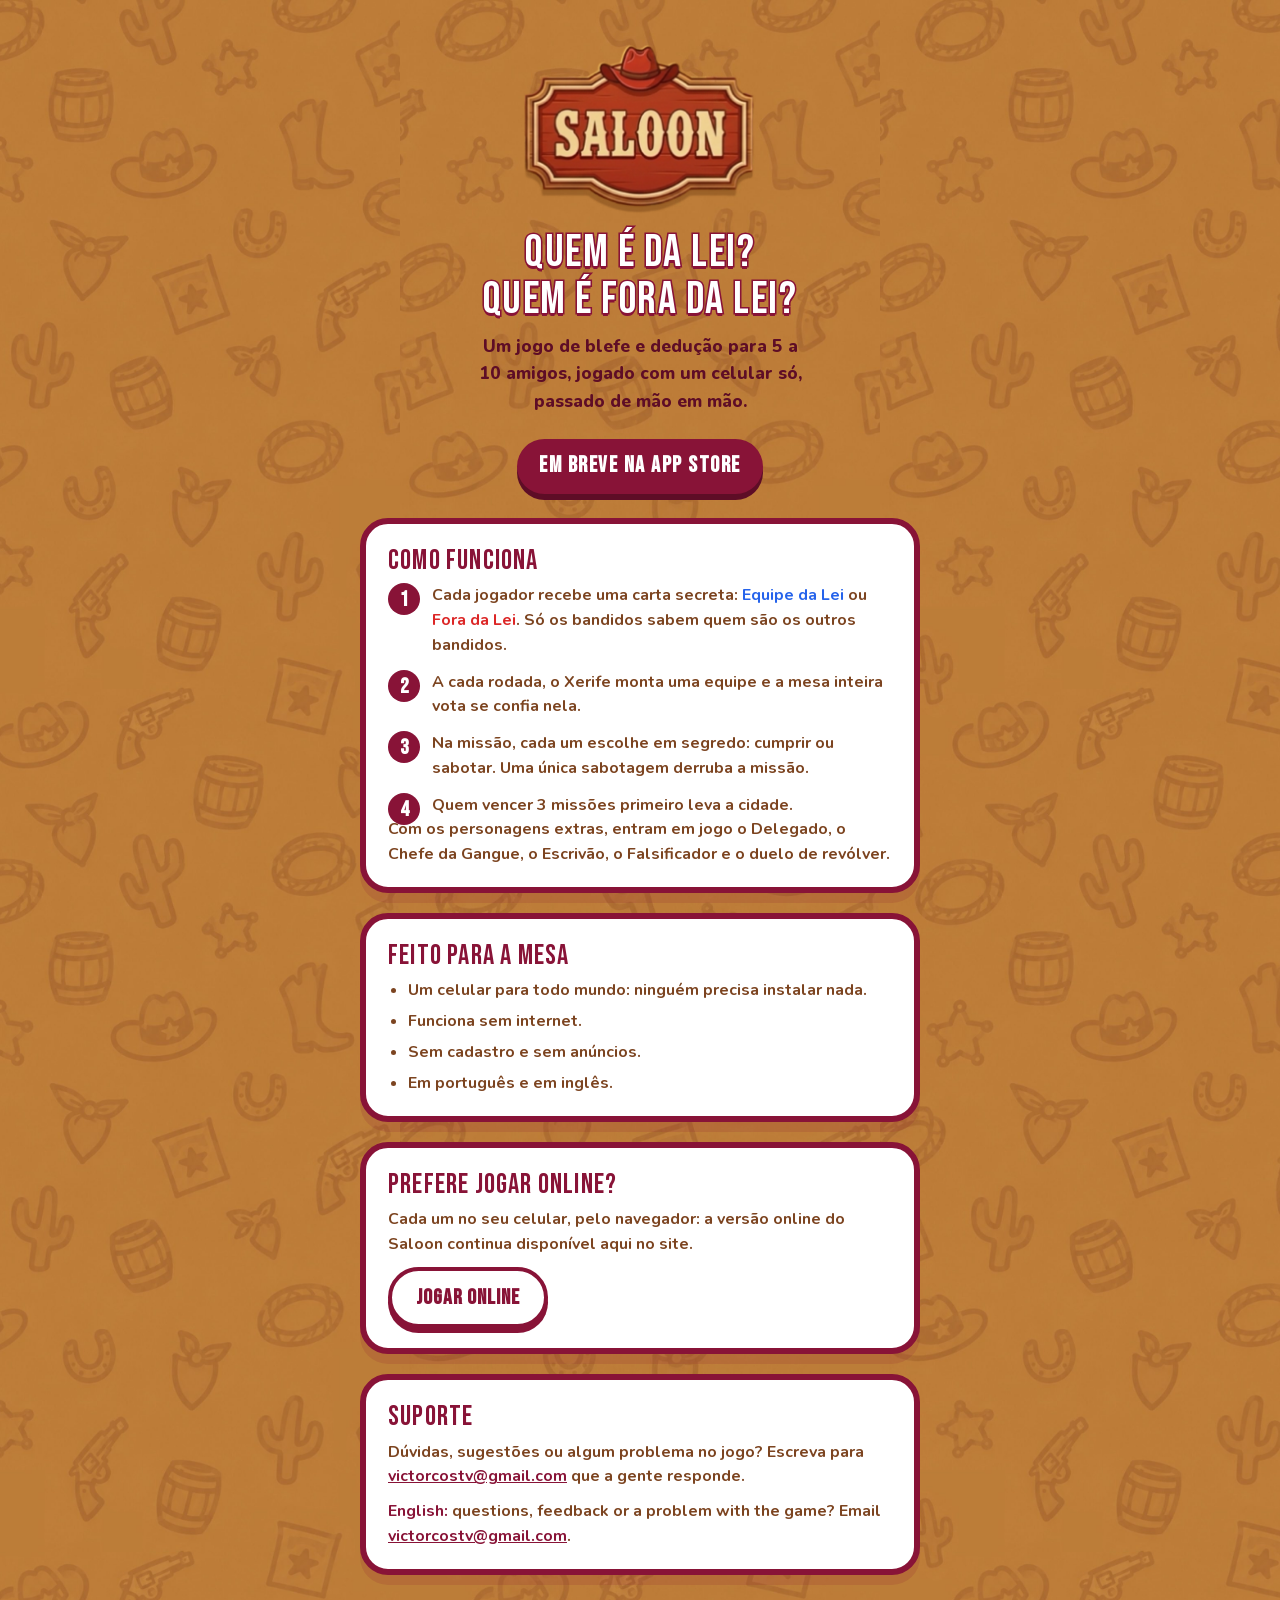
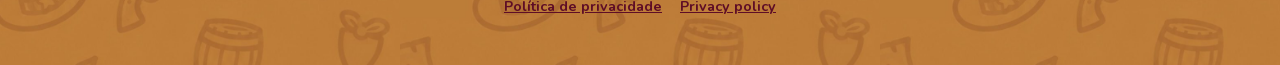
<file: app/index.html>
<!DOCTYPE html>
<html lang="pt-BR">
<head>
    <meta charset="UTF-8">
    <meta name="viewport" content="width=device-width, initial-scale=1.0">
    <title>Saloon — jogo de blefe e dedução</title>
    <meta name="description" content="Saloon é um jogo de blefe e dedução para 5 a 10 pessoas, jogado passando um único celular de mão em mão.">
    <meta name="theme-color" content="#bd7c38">
    <link rel="icon" href="images/icon.png">
    <link rel="apple-touch-icon" href="images/icon.png">
    <link rel="stylesheet" href="site.css">
</head>
<body>
<main class="pagina">
    <img class="logo" src="images/logo.png" alt="Saloon">
    <h1 class="titulo">Quem é da Lei?<br>Quem é Fora da Lei?</h1>
    <p class="lead">Um jogo de blefe e dedução para 5 a 10 amigos, jogado com um celular só, passado de mão em mão.</p>
    <span class="selo">Em breve na App Store</span>

    <section class="cartao">
        <h2>Como funciona</h2>
        <ol class="passos">
            <li>Cada jogador recebe uma carta secreta: <strong class="lei">Equipe da Lei</strong> ou <strong class="fora">Fora da Lei</strong>. Só os bandidos sabem quem são os outros bandidos.</li>
            <li>A cada rodada, o Xerife monta uma equipe e a mesa inteira vota se confia nela.</li>
            <li>Na missão, cada um escolhe em segredo: cumprir ou sabotar. Uma única sabotagem derruba a missão.</li>
            <li>Quem vencer 3 missões primeiro leva a cidade.</li>
        </ol>
        <p>Com os personagens extras, entram em jogo o Delegado, o Chefe da Gangue, o Escrivão, o Falsificador e o duelo de revólver.</p>
    </section>

    <section class="cartao">
        <h2>Feito para a mesa</h2>
        <ul>
            <li>Um celular para todo mundo: ninguém precisa instalar nada.</li>
            <li>Funciona sem internet.</li>
            <li>Sem cadastro e sem anúncios.</li>
            <li>Em português e em inglês.</li>
        </ul>
    </section>

    <section class="cartao">
        <h2>Prefere jogar online?</h2>
        <p>Cada um no seu celular, pelo navegador: a versão online do Saloon continua disponível aqui no site.</p>
        <p><a class="botao" href="/">Jogar online</a></p>
    </section>

    <section class="cartao" id="suporte">
        <h2>Suporte</h2>
        <p>Dúvidas, sugestões ou algum problema no jogo? Escreva para <a href="mailto:victorcostv@gmail.com">victorcostv@gmail.com</a> que a gente responde.</p>
        <p lang="en"><strong>English:</strong> questions, feedback or a problem with the game? Email <a href="mailto:victorcostv@gmail.com">victorcostv@gmail.com</a>.</p>
    </section>

    <footer class="rodape">
        <a href="privacidade.html">Política de privacidade</a>
        <a href="privacidade.html#en">Privacy policy</a>
    </footer>
</main>
</body>
</html>
</file>
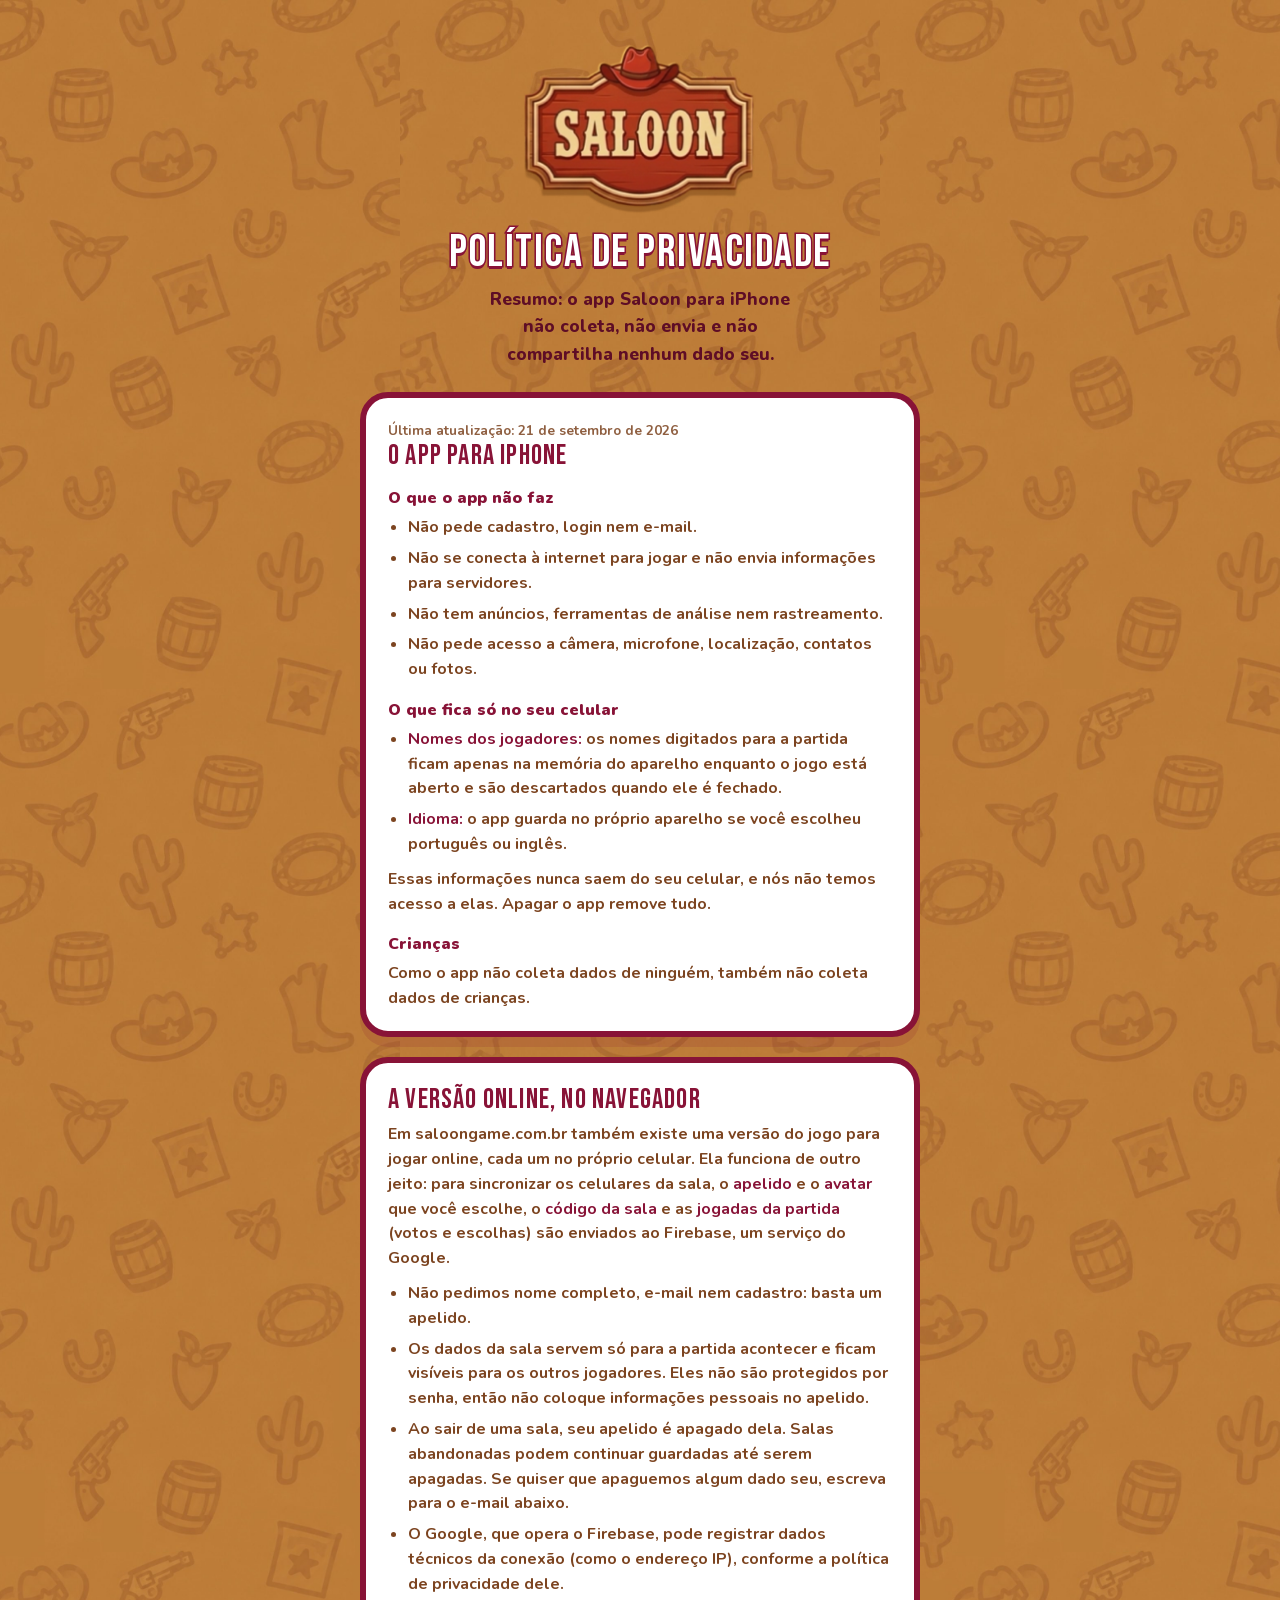
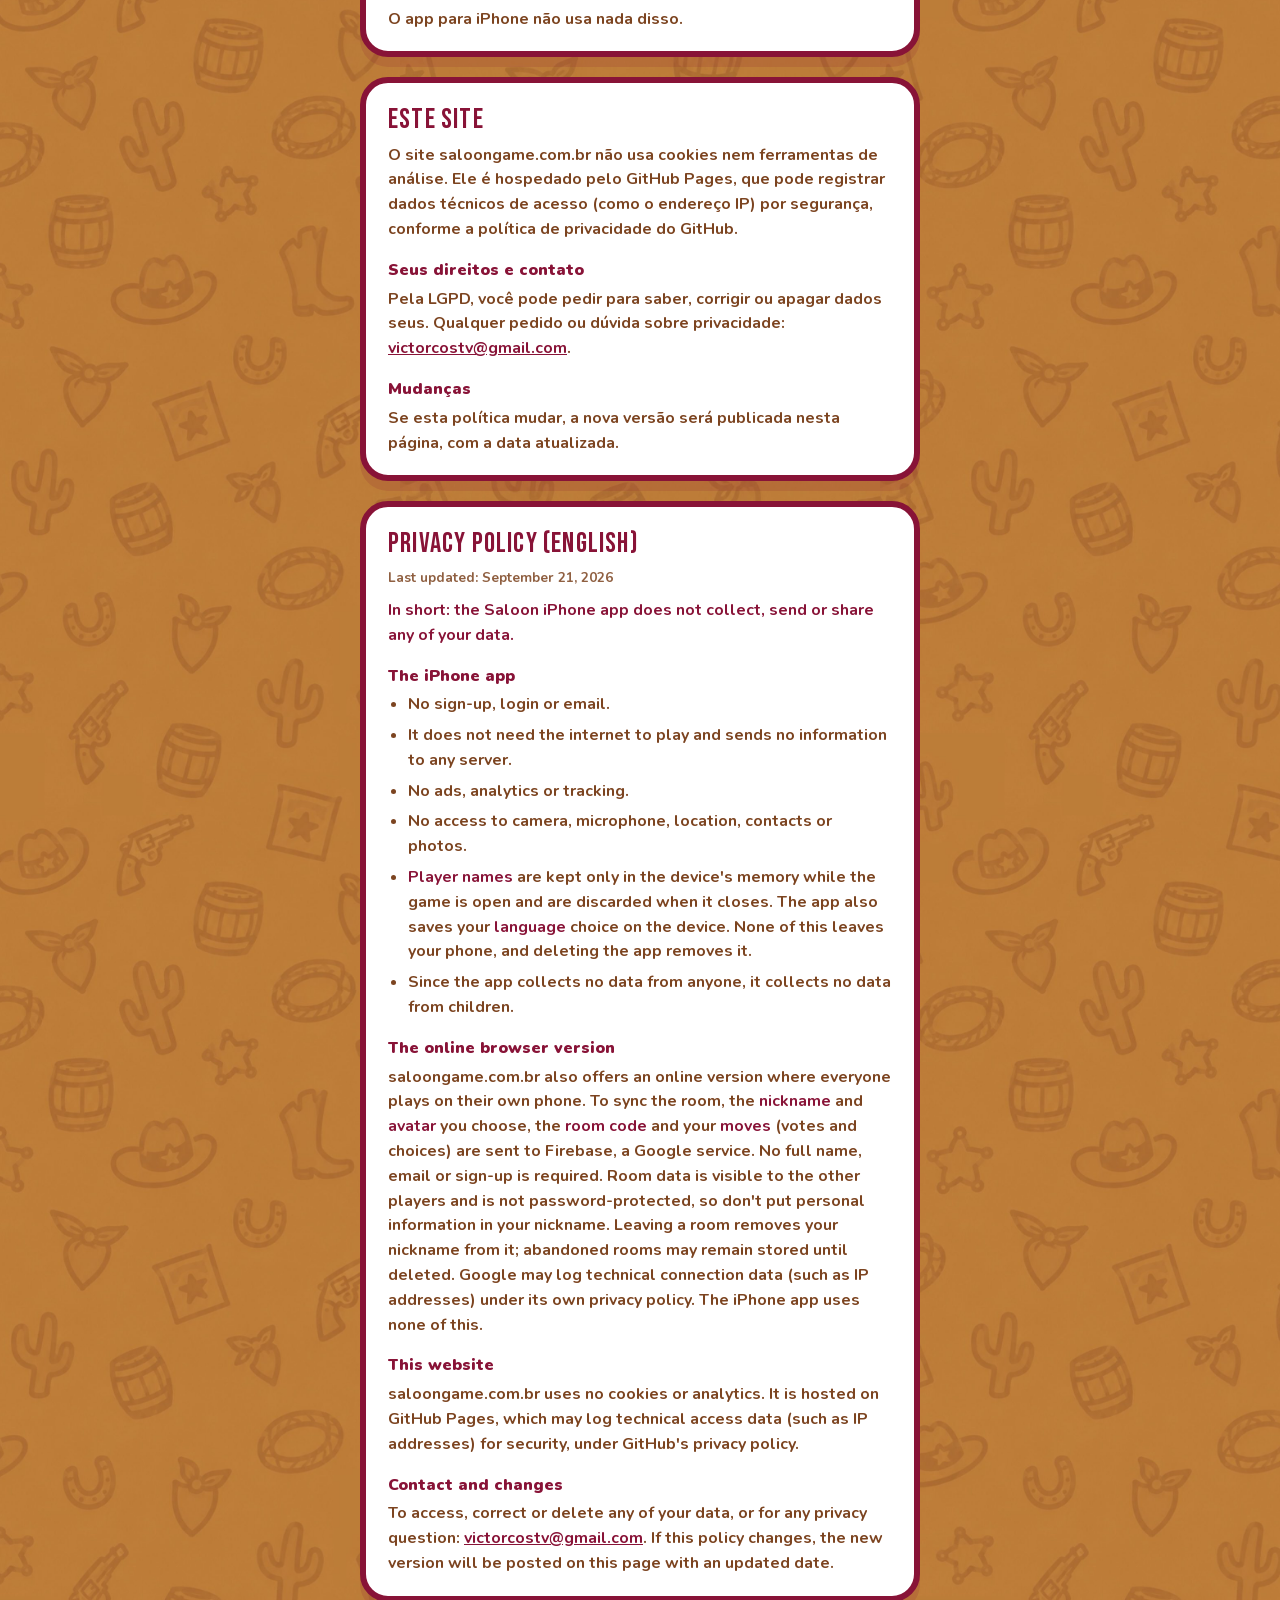
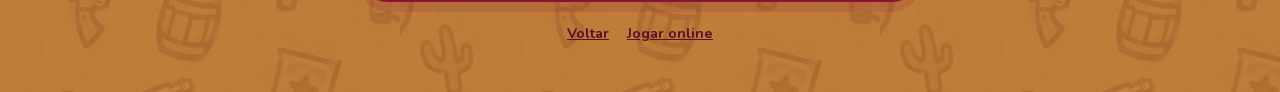
<file: app/privacidade.html>
<!DOCTYPE html>
<html lang="pt-BR">
<head>
    <meta charset="UTF-8">
    <meta name="viewport" content="width=device-width, initial-scale=1.0">
    <title>Política de privacidade — Saloon</title>
    <meta name="description" content="Política de privacidade do Saloon. O app para iPhone não coleta nenhum dado pessoal.">
    <meta name="theme-color" content="#bd7c38">
    <link rel="icon" href="images/icon.png">
    <link rel="stylesheet" href="site.css">
</head>
<body>
<main class="pagina">
    <a href="./"><img class="logo" src="images/logo.png" alt="Saloon"></a>
    <h1 class="titulo">Política de privacidade</h1>
    <p class="lead">Resumo: o app Saloon para iPhone não coleta, não envia e não compartilha nenhum dado seu.</p>

    <section class="cartao">
        <p class="data">Última atualização: 21 de setembro de 2026</p>

        <h2>O app para iPhone</h2>

        <h3>O que o app não faz</h3>
        <ul>
            <li>Não pede cadastro, login nem e-mail.</li>
            <li>Não se conecta à internet para jogar e não envia informações para servidores.</li>
            <li>Não tem anúncios, ferramentas de análise nem rastreamento.</li>
            <li>Não pede acesso a câmera, microfone, localização, contatos ou fotos.</li>
        </ul>

        <h3>O que fica só no seu celular</h3>
        <ul>
            <li><strong>Nomes dos jogadores:</strong> os nomes digitados para a partida ficam apenas na memória do aparelho enquanto o jogo está aberto e são descartados quando ele é fechado.</li>
            <li><strong>Idioma:</strong> o app guarda no próprio aparelho se você escolheu português ou inglês.</li>
        </ul>
        <p>Essas informações nunca saem do seu celular, e nós não temos acesso a elas. Apagar o app remove tudo.</p>

        <h3>Crianças</h3>
        <p>Como o app não coleta dados de ninguém, também não coleta dados de crianças.</p>
    </section>

    <section class="cartao">
        <h2>A versão online, no navegador</h2>
        <p>Em saloongame.com.br também existe uma versão do jogo para jogar online, cada um no próprio celular. Ela funciona de outro jeito: para sincronizar os celulares da sala, o <strong>apelido</strong> e o <strong>avatar</strong> que você escolhe, o <strong>código da sala</strong> e as <strong>jogadas da partida</strong> (votos e escolhas) são enviados ao Firebase, um serviço do Google.</p>
        <ul>
            <li>Não pedimos nome completo, e-mail nem cadastro: basta um apelido.</li>
            <li>Os dados da sala servem só para a partida acontecer e ficam visíveis para os outros jogadores. Eles não são protegidos por senha, então não coloque informações pessoais no apelido.</li>
            <li>Ao sair de uma sala, seu apelido é apagado dela. Salas abandonadas podem continuar guardadas até serem apagadas. Se quiser que apaguemos algum dado seu, escreva para o e-mail abaixo.</li>
            <li>O Google, que opera o Firebase, pode registrar dados técnicos da conexão (como o endereço IP), conforme a política de privacidade dele.</li>
        </ul>
        <p>O app para iPhone não usa nada disso.</p>
    </section>

    <section class="cartao">
        <h2>Este site</h2>
        <p>O site saloongame.com.br não usa cookies nem ferramentas de análise. Ele é hospedado pelo GitHub Pages, que pode registrar dados técnicos de acesso (como o endereço IP) por segurança, conforme a política de privacidade do GitHub.</p>

        <h3>Seus direitos e contato</h3>
        <p>Pela LGPD, você pode pedir para saber, corrigir ou apagar dados seus. Qualquer pedido ou dúvida sobre privacidade: <a href="mailto:victorcostv@gmail.com">victorcostv@gmail.com</a>.</p>

        <h3>Mudanças</h3>
        <p>Se esta política mudar, a nova versão será publicada nesta página, com a data atualizada.</p>
    </section>

    <section class="cartao" id="en" lang="en">
        <h2>Privacy policy (English)</h2>
        <p class="data">Last updated: September 21, 2026</p>
        <p><strong>In short: the Saloon iPhone app does not collect, send or share any of your data.</strong></p>

        <h3>The iPhone app</h3>
        <ul>
            <li>No sign-up, login or email.</li>
            <li>It does not need the internet to play and sends no information to any server.</li>
            <li>No ads, analytics or tracking.</li>
            <li>No access to camera, microphone, location, contacts or photos.</li>
            <li><strong>Player names</strong> are kept only in the device's memory while the game is open and are discarded when it closes. The app also saves your <strong>language</strong> choice on the device. None of this leaves your phone, and deleting the app removes it.</li>
            <li>Since the app collects no data from anyone, it collects no data from children.</li>
        </ul>

        <h3>The online browser version</h3>
        <p>saloongame.com.br also offers an online version where everyone plays on their own phone. To sync the room, the <strong>nickname</strong> and <strong>avatar</strong> you choose, the <strong>room code</strong> and your <strong>moves</strong> (votes and choices) are sent to Firebase, a Google service. No full name, email or sign-up is required. Room data is visible to the other players and is not password-protected, so don't put personal information in your nickname. Leaving a room removes your nickname from it; abandoned rooms may remain stored until deleted. Google may log technical connection data (such as IP addresses) under its own privacy policy. The iPhone app uses none of this.</p>

        <h3>This website</h3>
        <p>saloongame.com.br uses no cookies or analytics. It is hosted on GitHub Pages, which may log technical access data (such as IP addresses) for security, under GitHub's privacy policy.</p>

        <h3>Contact and changes</h3>
        <p>To access, correct or delete any of your data, or for any privacy question: <a href="mailto:victorcostv@gmail.com">victorcostv@gmail.com</a>. If this policy changes, the new version will be posted on this page with an updated date.</p>
    </section>

    <footer class="rodape">
        <a href="./">Voltar</a>
        <a href="/">Jogar online</a>
    </footer>
</main>
</body>
</html>
</file>
<file: app/site.css>
@font-face {
    font-family: 'Bebas Neue';
    font-weight: 400;
    font-display: swap;
    src: url('fonts/bebas-neue-latin.woff2') format('woff2');
    unicode-range: U+0000-00FF, U+0131, U+0152-0153, U+02BB-02BC, U+02C6, U+02DA, U+02DC, U+0304, U+0308, U+0329, U+2000-206F, U+20AC, U+2122, U+2191, U+2193, U+2212, U+2215, U+FEFF, U+FFFD;
}
@font-face {
    font-family: 'Bebas Neue';
    font-weight: 400;
    font-display: swap;
    src: url('fonts/bebas-neue-latin-ext.woff2') format('woff2');
    unicode-range: U+0100-02BA, U+02BD-02C5, U+02C7-02CC, U+02CE-02D7, U+02DD-02FF, U+0304, U+0308, U+0329, U+1D00-1DBF, U+1E00-1E9F, U+1EF2-1EFF, U+2020, U+20A0-20AB, U+20AD-20C0, U+2113, U+2C60-2C7F, U+A720-A7FF;
}
@font-face {
    font-family: 'Nunito';
    font-weight: 400 900;
    font-display: swap;
    src: url('fonts/nunito-latin.woff2') format('woff2');
    unicode-range: U+0000-00FF, U+0131, U+0152-0153, U+02BB-02BC, U+02C6, U+02DA, U+02DC, U+0304, U+0308, U+0329, U+2000-206F, U+20AC, U+2122, U+2191, U+2193, U+2212, U+2215, U+FEFF, U+FFFD;
}
@font-face {
    font-family: 'Nunito';
    font-weight: 400 900;
    font-display: swap;
    src: url('fonts/nunito-latin-ext.woff2') format('woff2');
    unicode-range: U+0100-02BA, U+02BD-02C5, U+02C7-02CC, U+02CE-02D7, U+02DD-02FF, U+0304, U+0308, U+0329, U+1D00-1DBF, U+1E00-1E9F, U+1EF2-1EFF, U+2020, U+20A0-20AB, U+20AD-20C0, U+2113, U+2C60-2C7F, U+A720-A7FF;
}

/* Mesmas cores e o mesmo fundo do app. */
:root {
    --vinho: #881337;
    --vinho-escuro: #5e0d26;
    --ink-soft: #7c4420;
    --law: #2563eb;
    --outlaw: #dc2626;
    --fundo: #bd7c38;
}

* { box-sizing: border-box; margin: 0; padding: 0; }

html { background: var(--fundo); }
body {
    min-height: 100vh;
    background: var(--fundo) url('images/fundo.jpg') 50% 0 / min(100vw, 480px) auto repeat;
    color: var(--vinho-escuro);
    font-family: 'Nunito', system-ui, sans-serif;
    font-weight: 700;
    line-height: 1.55;
    padding: 32px 16px 48px;
}

.pagina { max-width: 560px; margin: 0 auto; }

.logo { display: block; width: min(56%, 240px); margin: 8px auto 18px; filter: drop-shadow(0 6px 0 rgba(81, 37, 3, 0.3)); }

.titulo {
    font-family: 'Bebas Neue', sans-serif;
    font-weight: 400;
    color: #fff;
    -webkit-text-stroke: 0.07em var(--vinho);
    paint-order: stroke fill;
    text-shadow: 0 0.06em 0 var(--vinho);
    text-align: center;
    font-size: clamp(2rem, 9vw, 2.8rem);
    letter-spacing: 1.5px;
    line-height: 1.05;
    margin-bottom: 10px;
}
.lead { text-align: center; font-size: 1.1rem; font-weight: 800; margin: 0 auto 24px; max-width: 30ch; }

.cartao {
    background: #fff;
    border: 6px solid var(--vinho);
    border-radius: 28px;
    padding: 22px 22px 20px;
    box-shadow: 0 10px 0 rgba(136, 19, 55, 0.14);
    color: var(--ink-soft);
    margin-bottom: 20px;
}
.cartao h2 {
    font-family: 'Bebas Neue', sans-serif;
    font-weight: 400;
    font-size: 1.75rem;
    letter-spacing: 1.2px;
    line-height: 1.05;
    color: var(--vinho);
    margin-bottom: 8px;
}
.cartao h3 { color: var(--vinho); font-size: 1rem; font-weight: 900; margin: 16px 0 4px; }
.cartao p + p, .cartao p + ul, .cartao ul + p { margin-top: 10px; }
.cartao ul { padding-left: 20px; }
.cartao li + li { margin-top: 6px; }
.cartao strong { color: var(--vinho); }
.cartao a { color: var(--vinho); }

.passos { list-style: none; padding: 0 !important; counter-reset: passo; }
.passos li { position: relative; padding-left: 44px; counter-increment: passo; }
.passos li + li { margin-top: 12px; }
.passos li::before {
    content: counter(passo);
    position: absolute; left: 0; top: 0;
    width: 32px; height: 32px;
    border-radius: 50%;
    background: var(--vinho);
    color: #fff;
    font-family: 'Bebas Neue', sans-serif;
    font-size: 1.3rem;
    line-height: 34px;
    text-align: center;
}
.lei, .fora { white-space: nowrap; }
.lei { color: var(--law) !important; }
.fora { color: var(--outlaw) !important; }

.selo {
    display: block;
    width: fit-content;
    margin: 0 auto 24px;
    padding: 10px 22px;
    border-radius: 999px;
    background: var(--vinho);
    color: #fff;
    font-family: 'Bebas Neue', sans-serif;
    font-size: 1.4rem;
    letter-spacing: 1.5px;
    box-shadow: 0 6px 0 var(--vinho-escuro);
}

.rodape { text-align: center; font-size: 0.9rem; margin-top: 8px; }
.rodape a { color: var(--vinho-escuro); }
.rodape a + a { margin-left: 14px; }

.data { font-size: 0.85rem; color: var(--ink-soft); opacity: 0.85; }

.botao {
    display: inline-block;
    padding: 10px 24px;
    border-radius: 999px;
    border: 4px solid var(--vinho);
    background: #fff;
    color: var(--vinho) !important;
    font-family: 'Bebas Neue', sans-serif;
    font-size: 1.35rem;
    letter-spacing: 1px;
    text-decoration: none;
    box-shadow: 0 5px 0 var(--vinho);
}
.botao:active { transform: translateY(4px); box-shadow: 0 1px 0 var(--vinho); }
</file>
